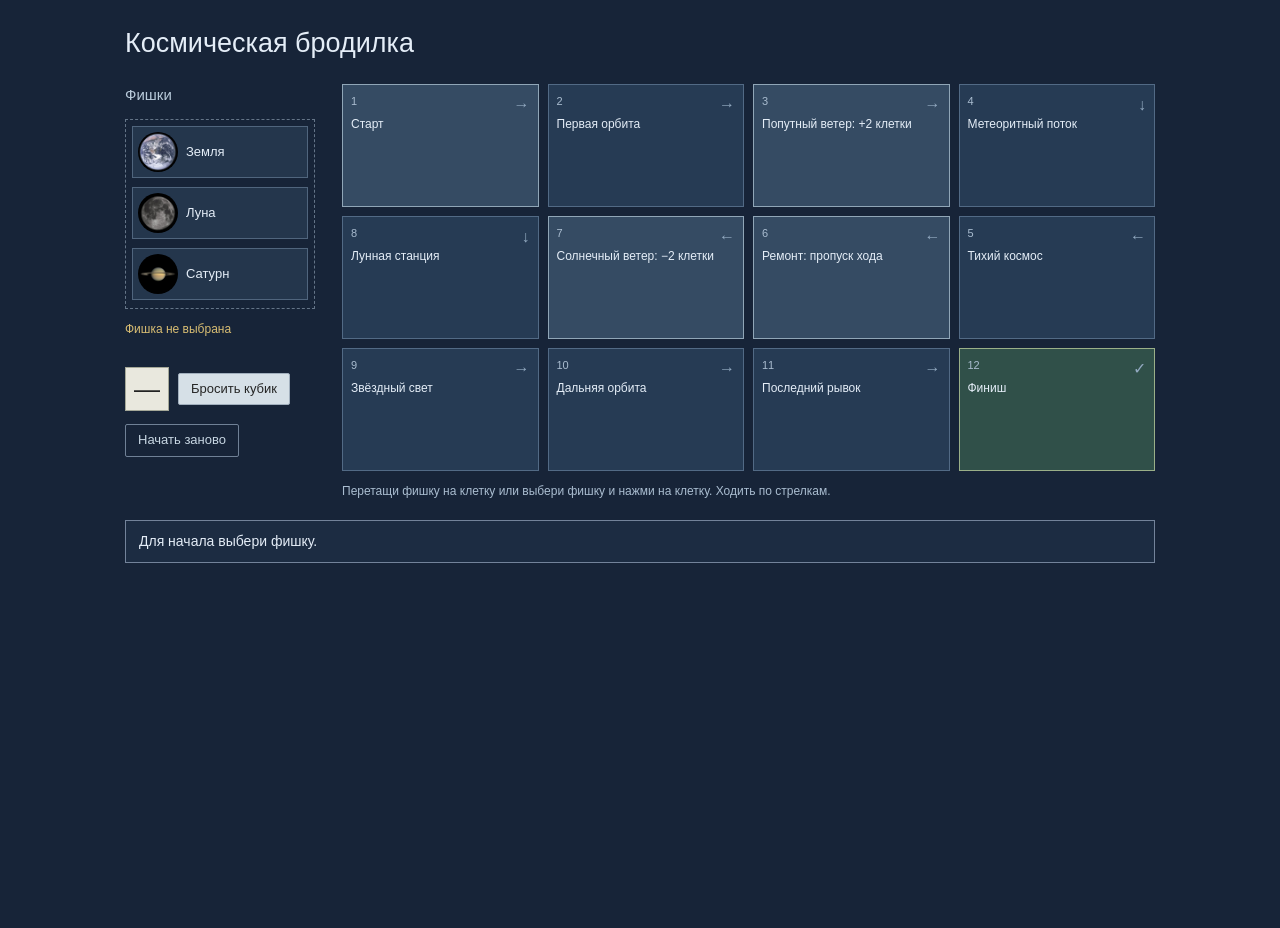
<file: index.html>
<!doctype html>
<html lang="ru">
  <head>
    <meta charset="utf-8" />
    <meta name="viewport" content="width=device-width, initial-scale=1" />
    <meta http-equiv="refresh" content="0; url=pr1/" />
    <title>Бродилка</title>
  </head>
  <body></body>
</html>
</file>
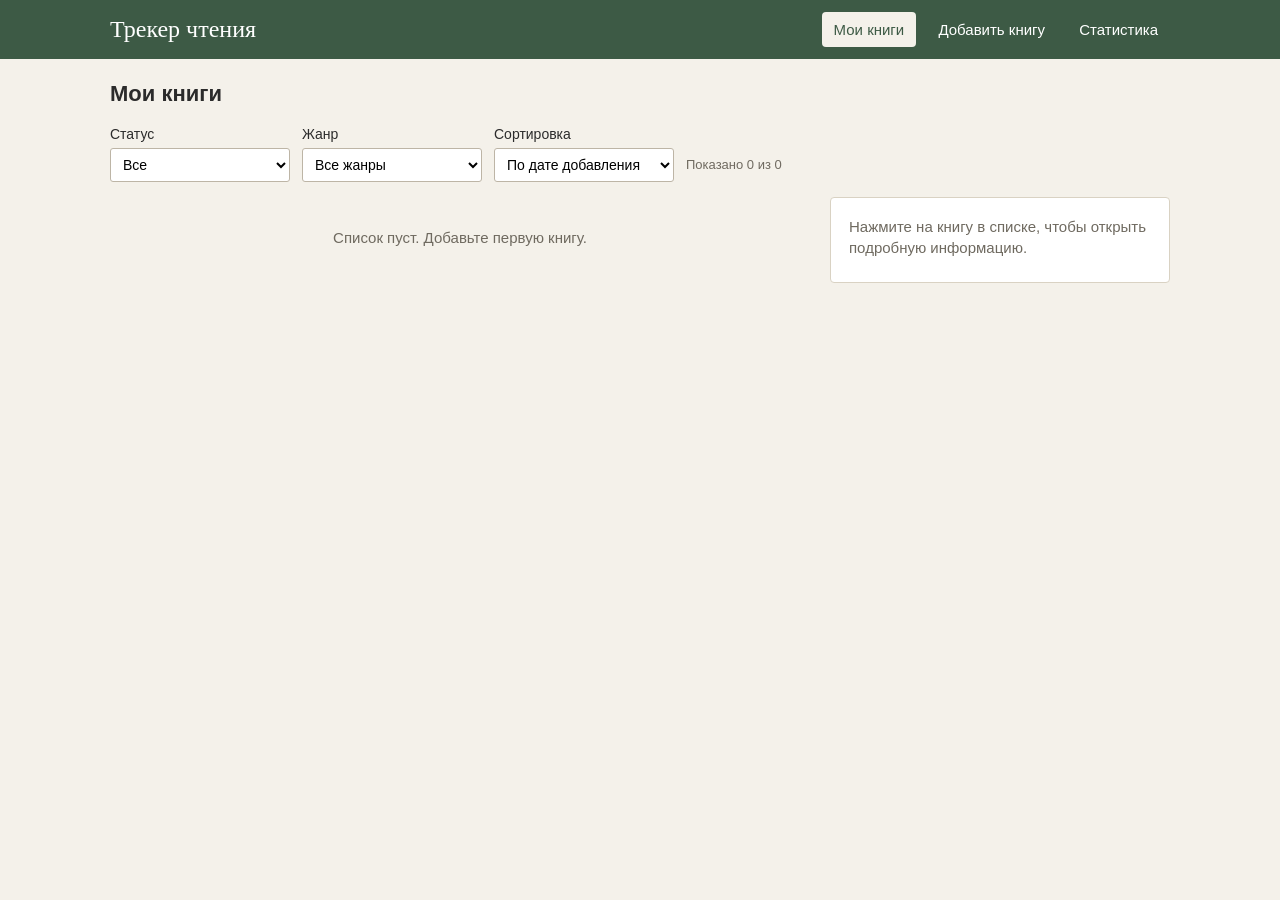
<file: final/index.html>
<!DOCTYPE html>
<html lang="ru">
<head>
    <meta charset="UTF-8">
    <meta name="viewport" content="width=device-width, initial-scale=1.0">
    <title>Трекер чтения книг</title>
    <link rel="stylesheet" href="style.css">
</head>
<body>
    <!-- шапка с навигацией по трём разделам -->
    <header class="header">
        <div class="header-inner">
            <div class="logo">Трекер чтения</div>
            <nav class="nav">
                <a href="#books">Мои книги</a>
                <a href="#add">Добавить книгу</a>
                <a href="#statistics">Статистика</a>
            </nav>
        </div>
    </header>

    <main>
        <p id="book-notice" class="notice"></p>

        <!-- раздел 1: список книг и подробная информация о выбранной книге -->
        <section id="books" class="section">
            <h2>Мои книги</h2>

            <div class="filters">
                <label>Статус
                    <select id="filter-status">
                        <option value="">Все</option>
                        <option value="reading">Читаю</option>
                        <option value="finished">Прочитано</option>
                        <option value="planned">Планирую</option>
                    </select>
                </label>
                <label>Жанр
                    <select id="filter-genre">
                        <option value="">Все жанры</option>
                    </select>
                </label>
                <label>Сортировка
                    <select id="sort">
                        <option value="added">По дате добавления</option>
                        <option value="title">По названию</option>
                        <option value="author">По автору</option>
                        <option value="rating">По оценке</option>
                    </select>
                </label>
                <span id="books-count" class="count"></span>
            </div>

            <div class="books-layout">
                <div>
                    <div id="book-list" class="book-list"></div>
                    <p id="books-empty" class="empty">Список пуст. Добавьте первую книгу.</p>
                </div>

                <div id="book-detail" class="detail">
                    <p id="detail-empty" class="muted">Нажмите на книгу в списке, чтобы открыть подробную информацию.</p>

                    <div id="detail-content" hidden>
                        <h3 id="detail-title"></h3>
                        <p id="detail-author" class="muted"></p>
                        <p><b>Жанр:</b> <span id="detail-genre"></span></p>
                        <p><b>Страниц:</b> <span id="detail-pages"></span></p>
                        <p><b>Оценка:</b> <span id="detail-rating"></span></p>
                        <p><b>Добавлена:</b> <span id="detail-added"></span></p>

                        <label for="detail-status-input">Статус</label>
                        <select id="detail-status-input">
                            <option value="planned">Планирую</option>
                            <option value="reading">Читаю</option>
                            <option value="finished">Прочитано</option>
                        </select>

                        <label for="progress-input">Прочитано страниц</label>
                        <input id="progress-input" type="text" inputmode="numeric">
                        <div id="progress-error" class="error"></div>
                        <div class="progress">
                            <div id="progress-bar" class="progress-fill"></div>
                        </div>
                        <p id="progress-text" class="small"></p>

                        <h4>Заметки</h4>
                        <textarea id="note" rows="4"></textarea>
                        <div id="note-error" class="error"></div>
                        <button id="save-note" type="button">Сохранить заметку</button>
                        <span id="note-draft" class="small"></span>

                        <h4>Любимые цитаты</h4>
                        <ul id="quote-list" class="quotes"></ul>
                        <form id="quote-form" novalidate>
                            <textarea id="quote" rows="2" placeholder="Текст цитаты"></textarea>
                            <div id="quote-error" class="error"></div>
                            <button type="submit" class="secondary">Добавить цитату</button>
                        </form>

                        <button id="delete-book" type="button" class="delete">Удалить книгу</button>
                    </div>
                </div>
            </div>
        </section>

        <!-- раздел 2: форма добавления книги -->
        <section id="add" class="section" hidden>
            <h2>Добавить книгу</h2>

            <form id="book-form" class="book-form" novalidate>
                <div class="field">
                    <label for="title">Название</label>
                    <input id="title" type="text" placeholder="Мастер и Маргарита">
                    <div id="title-error" class="error"></div>
                </div>
                <div class="field">
                    <label for="author">Автор</label>
                    <input id="author" type="text" placeholder="Михаил Булгаков">
                    <div id="author-error" class="error"></div>
                </div>
                <div class="field">
                    <label for="genre">Жанр</label>
                    <input id="genre" type="text" list="genres" placeholder="Роман">
                    <datalist id="genres">
                        <option value="Роман">
                        <option value="Повесть">
                        <option value="Фантастика">
                        <option value="Детектив">
                        <option value="Научпоп">
                        <option value="Поэзия">
                    </datalist>
                    <div id="genre-error" class="error"></div>
                </div>
                <div class="field">
                    <label for="pages">Количество страниц</label>
                    <input id="pages" type="text" inputmode="numeric" placeholder="480">
                    <div id="pages-error" class="error"></div>
                </div>
                <div class="field">
                    <label for="status">Статус</label>
                    <select id="status">
                        <option value="planned">Планирую</option>
                        <option value="reading">Читаю</option>
                        <option value="finished">Прочитано</option>
                    </select>
                    <div id="status-error" class="error"></div>
                </div>
                <div class="field">
                    <label for="rating">Оценка</label>
                    <select id="rating">
                        <option value="1">1</option>
                        <option value="2">2</option>
                        <option value="3" selected>3</option>
                        <option value="4">4</option>
                        <option value="5">5</option>
                    </select>
                    <div id="rating-error" class="error"></div>
                </div>
                <div class="field wide">
                    <label for="notes">Заметки</label>
                    <textarea id="notes" rows="3"></textarea>
                    <div id="notes-error" class="error"></div>
                </div>
                <div class="buttons wide">
                    <button type="submit">Добавить</button>
                    <button id="reset-book-form" type="button" class="secondary">Очистить</button>
                </div>
            </form>
        </section>

        <!-- раздел 3: статистика -->
        <section id="statistics" class="section" hidden>
            <h2>Статистика</h2>

            <div class="stats">
                <div class="stat">
                    <div class="stat-value" id="pages-total">0</div>
                    <div>прочитано страниц</div>
                </div>
                <div class="stat">
                    <div class="stat-value" id="books-year">0</div>
                    <div>книг прочитано за <span id="stats-year"></span> год</div>
                </div>
                <div class="stat">
                    <div class="stat-value" id="average-rating">—</div>
                    <div>средняя оценка</div>
                </div>
            </div>

            <h3>Книги по жанрам</h3>
            <div id="genre-chart" class="chart"></div>
            <p id="genre-empty" class="muted">Пока нет книг.</p>

            <h3>Общий прогресс</h3>
            <div class="progress">
                <div id="overall-progress" class="progress-fill"></div>
            </div>
            <p id="overall-text" class="small">0 из 0 страниц</p>
        </section>
    </main>

    <script src="app.js"></script>
</body>
</html>
</file>
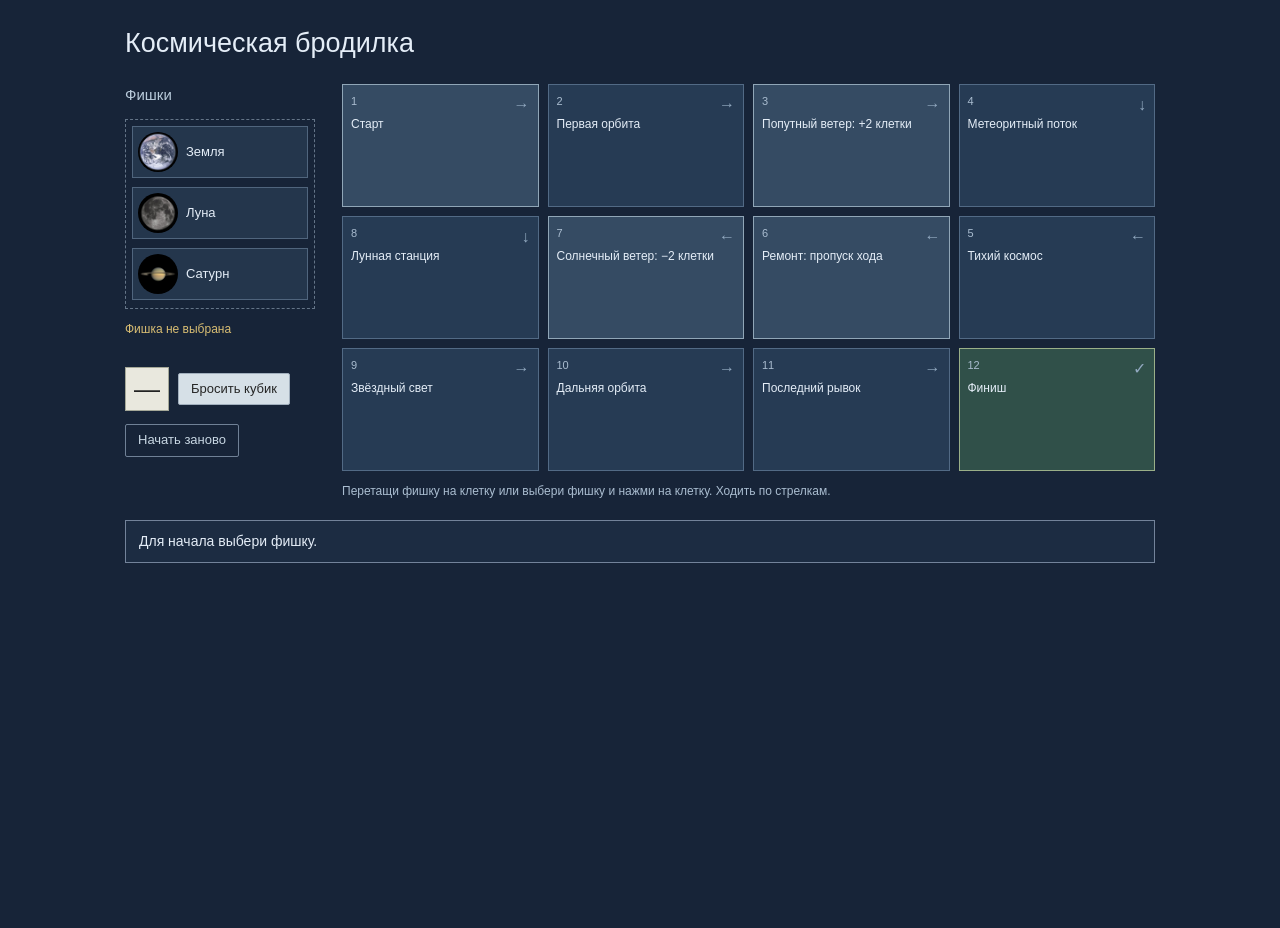
<file: pr1/index.html>
<!doctype html>
<html lang="ru">
  <head>
    <meta charset="utf-8" />
    <meta name="viewport" content="width=device-width, initial-scale=1" />
    <title>Космическая бродилка</title>
    <link rel="stylesheet" href="../practice.css" />
  </head>
  <body class="practice pr1">
    <main class="game">
      <h1>Космическая бродилка</h1>
      <div class="game-layout">
        <aside class="players">
          <h2>Фишки</h2>
          <div id="shelf" class="token-shelf" tabindex="0"></div>
          <p id="active-player" class="active-player"></p>
          <div class="dice-row">
            <div id="dice" class="dice">—</div>
            <button id="roll">Бросить кубик</button>
          </div>
          <button id="reset" class="reset">Начать заново</button>
        </aside>
        <section class="route">
          <div id="board" class="game-grid"></div>
          <p class="game-help">
            Перетащи фишку на клетку или выбери фишку и нажми на клетку. Ходить по стрелкам.
          </p>
        </section>
      </div>
      <p id="event" class="message">Для начала выбери фишку.</p>
    </main>
    <script src="app.js"></script>
  </body>
</html>
</file>
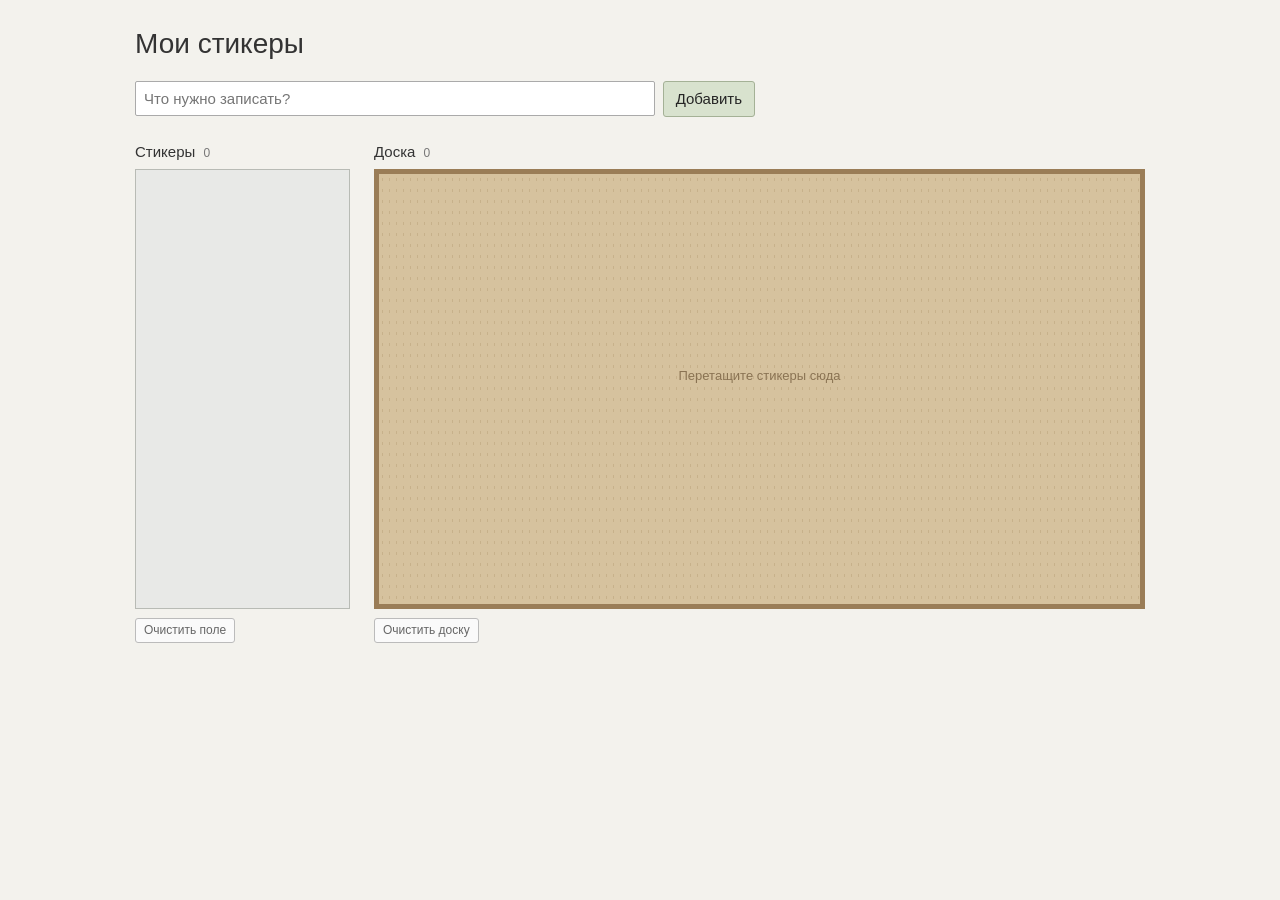
<file: pr3/index.html>
<!doctype html>
<html lang="ru">
  <head>
    <meta charset="utf-8" />
    <meta name="viewport" content="width=device-width, initial-scale=1" />
    <title>Стикеры</title>
    <link rel="stylesheet" href="../practice.css" />
  </head>
  <body class="practice pr3">
    <main class="notes">
      <h1>Мои стикеры</h1>
      <form id="sticker-form" class="add-note" novalidate>
        <input id="sticker-text" type="text" placeholder="Что нужно записать?" />
        <button type="submit">Добавить</button>
      </form>
      <div id="input-error" class="error"></div>
      <div class="notes-layout">
        <section>
          <h2>Стикеры <span id="tray-count" class="count">0</span></h2>
          <div id="tray" class="sticker-tray"></div>
          <button id="clear-tray" class="clear">Очистить поле</button>
        </section>
        <section>
          <h2>Доска <span id="board-count" class="count">0</span></h2>
          <div id="pinboard" class="pinboard">
            <div id="board-placeholder" class="pinboard-caption">Перетащите стикеры сюда</div>
          </div>
          <button id="clear-board" class="clear">Очистить доску</button>
        </section>
      </div>
    </main>
    <script src="app.js"></script>
  </body>
</html>
</file>
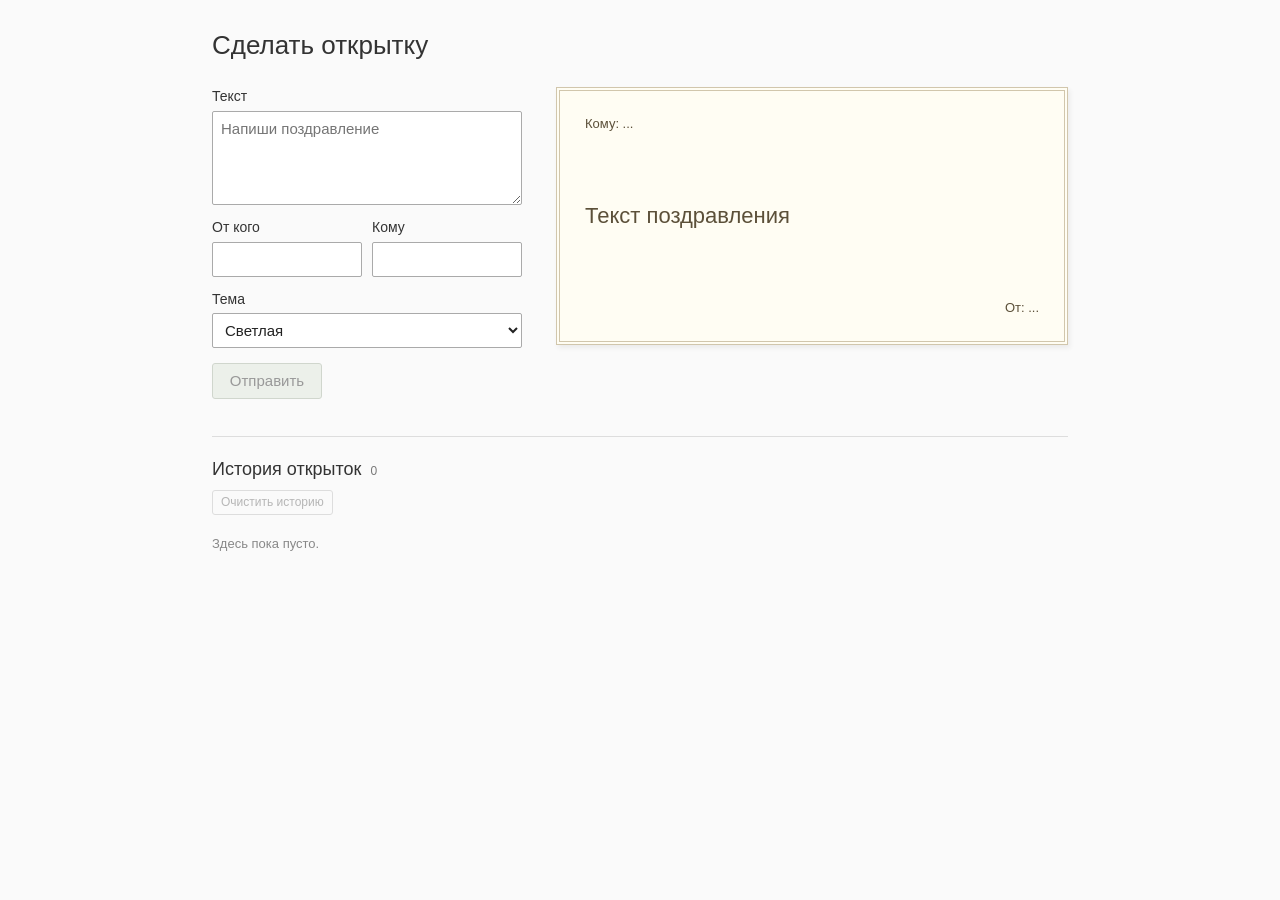
<file: pr4/index.html>
<!doctype html>
<html lang="ru">
  <head>
    <meta charset="utf-8" />
    <meta name="viewport" content="width=device-width, initial-scale=1" />
    <title>Открытки</title>
    <link rel="stylesheet" href="../practice.css" />
  </head>
  <body class="practice pr4">
    <main class="cards-page">
      <h1>Сделать открытку</h1>
      <div class="card-maker">
        <form id="card-form" novalidate>
          <label for="card-text">Текст</label>
          <textarea id="card-text" rows="4" placeholder="Напиши поздравление"></textarea>
          <div class="names-row">
            <div>
              <label for="card-from">От кого</label>
              <input id="card-from" type="text" />
            </div>
            <div>
              <label for="card-to">Кому</label>
              <input id="card-to" type="text" />
            </div>
          </div>
          <label for="card-theme">Тема</label>
          <select id="card-theme">
            <option value="linen">Светлая</option>
            <option value="night">Ночная</option>
            <option value="sunset">Розовая</option>
            <option value="garden">Весенняя</option>
            <option value="winter">Новогодняя</option>
          </select>
          <button id="send" type="submit" disabled>Отправить</button>
          <p id="card-status" class="status-line"></p>
        </form>
        <div id="preview" class="postcard theme-linen">
          <small id="preview-to">Кому: ...</small>
          <p id="preview-text">Текст поздравления</p>
          <small id="preview-from">От: ...</small>
        </div>
      </div>
      <section class="saved-cards">
        <h2>История открыток <span id="history-count" class="count">0</span></h2>
        <button id="clear-history" class="clear">Очистить историю</button>
        <div id="history" class="postcard-history"></div>
        <p id="history-empty">Здесь пока пусто.</p>
      </section>
    </main>
    <script src="app.js"></script>
  </body>
</html>
</file>
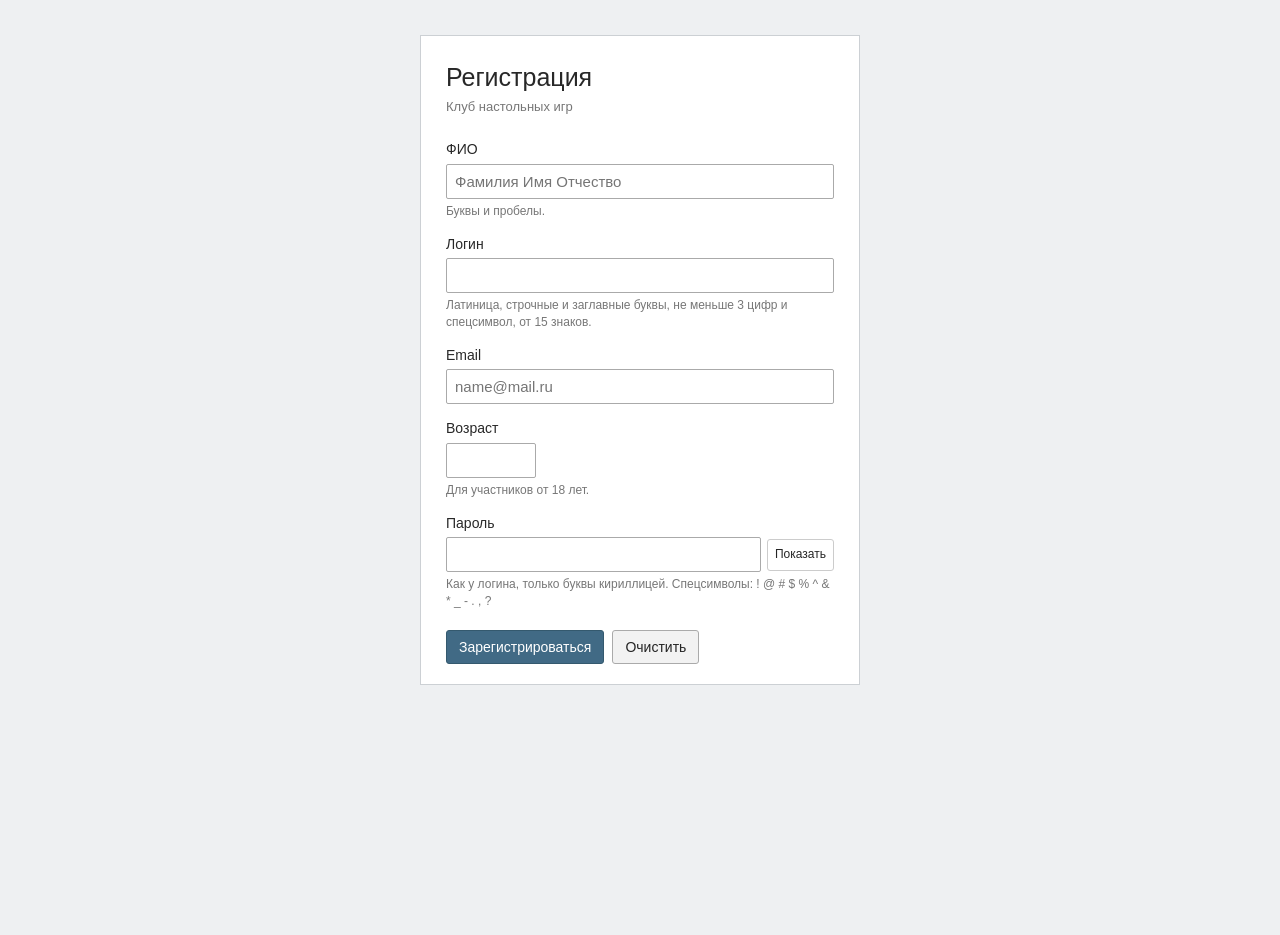
<file: pr2/validation.html>
<!doctype html>
<html lang="ru">
  <head>
    <meta charset="utf-8" />
    <meta name="viewport" content="width=device-width, initial-scale=1" />
    <title>Регистрация</title>
    <link rel="stylesheet" href="../practice.css" />
  </head>
  <body class="practice pr2">
    <main class="registration">
      <h1>Регистрация</h1>
      <p class="club">Клуб настольных игр</p>
      <!-- novalidate отключает встроенную проверку браузера, проверяет app.js -->
      <form id="registration" novalidate>
        <div class="field">
          <label for="fullName">ФИО</label>
          <input id="fullName" type="text" autocomplete="name" placeholder="Фамилия Имя Отчество" />
          <small>Буквы и пробелы.</small>
          <div id="fullName-error" class="error"></div>
        </div>
        <div class="field">
          <label for="login">Логин</label>
          <input id="login" type="text" autocomplete="username" />
          <small>Латиница, строчные и заглавные буквы, не меньше 3 цифр и спецсимвол, от 15 знаков.</small>
          <div id="login-error" class="error"></div>
        </div>
        <div class="field">
          <label for="email">Email</label>
          <input id="email" type="text" autocomplete="email" placeholder="name@mail.ru" />
          <div id="email-error" class="error"></div>
        </div>
        <div class="field">
          <label for="age">Возраст</label>
          <input id="age" class="age" type="text" inputmode="numeric" />
          <small>Для участников от 18 лет.</small>
          <div id="age-error" class="error"></div>
        </div>
        <div class="field">
          <label for="password">Пароль</label>
          <div class="password-line">
            <input id="password" type="password" autocomplete="new-password" />
            <button type="button" id="show-password">Показать</button>
          </div>
          <small>Как у логина, только буквы кириллицей. Спецсимволы: ! @ # $ % ^ &amp; * _ - . , ?</small>
          <div id="password-error" class="error"></div>
        </div>
        <div class="form-buttons">
          <button type="submit" class="submit">Зарегистрироваться</button>
          <button type="button" id="reset-registration">Очистить</button>
        </div>
        <p id="result" class="status-line"></p>
      </form>
    </main>
    <script src="app.js"></script>
  </body>
</html>
</file>
<file: final/style.css>
* {
    box-sizing: border-box;
}

body {
    margin: 0;
    font-family: Arial, Helvetica, sans-serif;
    font-size: 15px;
    line-height: 1.4;
    color: #2b2b2b;
    background: #f4f1ea;
}

h2 {
    margin: 0 0 15px;
    font-size: 22px;
}

h3 {
    margin: 25px 0 10px;
    font-size: 17px;
}

h4 {
    margin: 20px 0 6px;
    font-size: 15px;
}

p {
    margin: 0 0 6px;
}

.muted {
    color: #6f6a60;
}

.small {
    font-size: 13px;
    color: #6f6a60;
}

/* шапка */
.header {
    background: #3d5a45;
    color: #fff;
}

.header-inner {
    max-width: 1100px;
    margin: 0 auto;
    padding: 12px 20px;
    display: flex;
    align-items: center;
    justify-content: space-between;
    flex-wrap: wrap;
    gap: 10px;
}

.logo {
    font-family: Georgia, 'Times New Roman', serif;
    font-size: 24px;
}

.nav a {
    display: inline-block;
    margin-left: 6px;
    padding: 7px 12px;
    color: #fff;
    text-decoration: none;
    border-radius: 4px;
}

.nav a:hover {
    background: rgba(255, 255, 255, 0.12);
}

.nav a.active {
    background: #f4f1ea;
    color: #3d5a45;
}

main {
    max-width: 1100px;
    margin: 0 auto;
    padding: 20px;
}

/* элементы форм */
label {
    display: block;
    margin: 12px 0 4px;
    font-size: 14px;
}

input,
select,
textarea {
    width: 100%;
    padding: 7px 8px;
    font: inherit;
    border: 1px solid #bdb5a6;
    border-radius: 3px;
    background: #fff;
}

textarea {
    resize: vertical;
}

input.invalid,
textarea.invalid {
    border-color: #b03a2e;
    background: #fdf3f2;
}

.error {
    color: #b03a2e;
    font-size: 13px;
    margin-top: 3px;
}

button {
    padding: 8px 14px;
    font: inherit;
    color: #fff;
    background: #3d5a45;
    border: 1px solid #3d5a45;
    border-radius: 4px;
    cursor: pointer;
}

button:hover {
    background: #2f4836;
}

button.secondary {
    color: #2b2b2b;
    background: #fff;
    border-color: #bdb5a6;
}

button.secondary:hover {
    background: #eee9df;
}

button.delete {
    margin-top: 25px;
    color: #b03a2e;
    background: #fff;
    border-color: #d9a8a2;
}

button.delete:hover {
    background: #fdf3f2;
}

.notice {
    margin: 0 0 15px;
    padding: 8px 12px;
    background: #e3eedf;
    border-left: 4px solid #3d5a45;
}

.notice:empty {
    display: none;
}

/* список книг */
.filters {
    display: flex;
    flex-wrap: wrap;
    align-items: flex-end;
    gap: 12px;
    margin-bottom: 15px;
}

.filters label {
    margin: 0;
    width: 180px;
}

.filters select {
    margin-top: 4px;
}

.count {
    padding-bottom: 8px;
    font-size: 13px;
    color: #6f6a60;
}

.books-layout {
    display: grid;
    grid-template-columns: 1fr 340px;
    gap: 20px;
    align-items: start;
}

.book-list {
    display: grid;
    grid-template-columns: repeat(auto-fill, minmax(170px, 1fr));
    gap: 15px;
}

.book-card {
    background: #fff;
    border: 1px solid #d9d2c3;
    border-radius: 4px;
    cursor: pointer;
    overflow: hidden;
}

.book-card:hover {
    border-color: #8c8576;
}

.book-card.selected {
    border: 2px solid #3d5a45;
}

/* обложка рисуется блоком с цветом, названием и автором */
.cover {
    height: 150px;
    padding: 12px;
    display: flex;
    flex-direction: column;
    justify-content: space-between;
    color: #fbf7ee;
    border-left: 7px solid rgba(0, 0, 0, 0.25);
    overflow: hidden;
    overflow-wrap: anywhere;
}

.cover-title {
    font-family: Georgia, 'Times New Roman', serif;
    font-size: 17px;
    line-height: 1.2;
}

.cover-author {
    font-size: 13px;
}

.cover-0 { background: #8c5a3c; }
.cover-1 { background: #3f6e6a; }
.cover-2 { background: #6b4f7a; }
.cover-3 { background: #a0703a; }
.cover-4 { background: #46607e; }

.card-info {
    padding: 8px 10px 10px;
    font-size: 13px;
}

.card-info p {
    margin-bottom: 4px;
    overflow-wrap: anywhere;
}

.stars {
    color: #d19a1e;
    letter-spacing: 1px;
}

.status {
    font-weight: bold;
}

.status-planned { color: #5d6f82; }
.status-reading { color: #b5761c; }
.status-finished { color: #3d7a4f; }

.empty {
    padding: 30px 10px;
    text-align: center;
    color: #6f6a60;
}

/* подробная информация о книге */
.detail {
    background: #fff;
    border: 1px solid #d9d2c3;
    border-radius: 4px;
    padding: 18px;
}

.detail h3 {
    margin-top: 0;
    font-family: Georgia, 'Times New Roman', serif;
    font-size: 20px;
    overflow-wrap: anywhere;
}

.progress {
    height: 10px;
    margin-top: 10px;
    background: #e4ddcf;
    border-radius: 5px;
    overflow: hidden;
}

.progress-fill {
    width: 0;
    height: 100%;
    background: #3d5a45;
}

.card-info .progress {
    height: 5px;
    margin-top: 6px;
}

.quotes {
    margin: 0 0 10px;
    padding: 0;
    list-style: none;
}

.quotes li {
    display: flex;
    gap: 8px;
    padding: 6px 0;
    border-bottom: 1px solid #e4ddcf;
    font-style: italic;
    overflow-wrap: anywhere;
}

.quotes li span {
    flex: 1;
}

.quotes li button {
    padding: 0 6px;
    color: #b03a2e;
    background: none;
    border: none;
    font-style: normal;
}

#quote-form button {
    margin-top: 6px;
}

/* форма добавления */
.book-form {
    display: grid;
    grid-template-columns: 1fr 1fr;
    gap: 0 20px;
    max-width: 750px;
    background: #fff;
    border: 1px solid #d9d2c3;
    border-radius: 4px;
    padding: 5px 20px 20px;
}

.wide {
    grid-column: 1 / -1;
}

.buttons {
    margin-top: 15px;
}

/* статистика */
.stats {
    display: flex;
    flex-wrap: wrap;
    gap: 15px;
}

.stat {
    flex: 1;
    min-width: 180px;
    padding: 15px;
    background: #fff;
    border: 1px solid #d9d2c3;
    border-radius: 4px;
}

.stat-value {
    font-size: 28px;
    font-weight: bold;
    color: #3d5a45;
}

.chart {
    max-width: 650px;
}

.chart-row {
    display: flex;
    align-items: center;
    gap: 10px;
    margin-bottom: 8px;
}

.chart-name {
    width: 140px;
    overflow-wrap: anywhere;
}

.chart-bar {
    flex: 1;
    height: 16px;
    background: #e4ddcf;
}

.chart-fill {
    height: 100%;
    background: #a0703a;
}

.chart-count {
    width: 30px;
    text-align: right;
}

#statistics .progress {
    max-width: 650px;
}

/* узкие экраны */
@media (max-width: 800px) {
    .books-layout {
        grid-template-columns: 1fr;
    }
}

@media (max-width: 600px) {
    main {
        padding: 15px;
    }

    .nav a {
        margin: 0 4px 0 0;
    }

    .filters label {
        width: 100%;
    }

    .book-list {
        grid-template-columns: 1fr 1fr;
        gap: 10px;
    }

    .book-form {
        grid-template-columns: 1fr;
        padding: 5px 15px 15px;
    }

    .chart-name {
        width: 100px;
    }
}
</file>
<file: practice.css>
/* Основные элементы форм без наследования жирного начертания от label. */
* {
  box-sizing: border-box;
}
body {
  margin: 0;
  font-family: Arial, sans-serif;
  font-size: 15px;
  font-weight: 400;
  line-height: 1.4;
}
button,
input,
textarea,
select {
  font-family: Arial, sans-serif;
  font-size: 15px;
  font-weight: 400;
  line-height: 1.3;
}
button {
  padding: 7px 12px;
  cursor: pointer;
  border: 1px solid #aaa;
  border-radius: 3px;
  background: #f2f2f2;
  color: #252525;
}
button:hover:not(:disabled) {
  background: #e7e7e7;
}
button:disabled {
  cursor: default;
  opacity: 0.45;
}
input,
textarea,
select {
  min-width: 0;
  max-width: 100%;
  padding: 7px 8px;
  border: 1px solid #aaa;
  border-radius: 2px;
  background: white;
  color: #222;
}
input,
select {
  height: 35px;
}
textarea {
  resize: vertical;
}
input:focus,
textarea:focus,
select:focus {
  outline: 2px solid #8ba5b3;
  outline-offset: 1px;
}
button:focus-visible,
[tabindex]:focus-visible {
  outline: 2px solid #8ba5b3;
  outline-offset: 3px;
}
h1,
h2,
p {
  margin-top: 0;
}
h1 {
  font-size: 27px;
  font-weight: 400;
}
h2 {
  font-size: 17px;
  font-weight: 400;
}
a {
  color: #326079;
}
a:hover {
  color: #173b50;
}
.count {
  font-size: 12px;
  color: #777;
  margin-left: 4px;
  font-weight: 400;
}
.error {
  font-size: 12px;
  color: #a52f2f;
  margin-top: 4px;
}
.error:empty {
  display: none;
}
.status-line {
  font-size: 13px;
  color: #3e704b;
  margin: 12px 0 0;
}
.status-line:empty {
  display: none;
}
[aria-invalid='true'] {
  border-color: #b85a4c;
}

/* Бродилка */
.pr1 {
  min-height: 100vh;
  background: #172438;
  color: #e4edf7;
  font-family: Tahoma, Arial, sans-serif;
}
.game {
  max-width: 1070px;
  margin: 28px auto;
  padding: 0 20px 24px;
}
.game h1 {
  font:
    400 27px Tahoma,
    Arial,
    sans-serif;
  margin-bottom: 25px;
}
.game-layout {
  display: grid;
  grid-template-columns: 190px minmax(0, 1fr);
  gap: 27px;
  align-items: start;
}
.players h2 {
  font-size: 15px;
  margin-bottom: 14px;
  color: #b8cada;
}
.token-shelf {
  display: flex;
  flex-direction: column;
  gap: 9px;
  min-height: 190px;
  padding: 6px;
  border: 1px dashed #647487;
}
.token-shelf:empty:before {
  content: 'Фишки можно вернуть сюда';
  color: #a7b8cb;
  font-size: 12px;
  padding: 10px 5px;
}
.token {
  display: flex;
  gap: 8px;
  align-items: center;
  padding: 5px;
  background: #24364c;
  border: 1px solid #50657d;
  cursor: grab;
  font-size: 13px;
  font-weight: 400;
}
.token img {
  width: 40px;
  height: 40px;
  border-radius: 50%;
  object-fit: cover;
  pointer-events: none;
}
.token.selected {
  outline: 2px solid #d9be73;
}
.active-player {
  font-size: 12px;
  min-height: 34px;
  margin: 12px 0;
  color: #d9be73;
}
.dice-row {
  display: flex;
  align-items: center;
  gap: 9px;
  margin-bottom: 13px;
}
.dice {
  width: 44px;
  height: 44px;
  flex: none;
  display: grid;
  place-items: center;
  background: #e9e8de;
  color: #222;
  font-size: 26px;
  border: 1px solid #a5a898;
}
.game button {
  font-size: 13px;
  background: #d6e0e7;
  border-color: #a1afbd;
  border-radius: 2px;
}
.game button:hover:not(:disabled) {
  background: #edf3f8;
}
.game .reset {
  background: transparent;
  border-color: #708196;
  color: #c8d7e3;
}
.game .reset:hover {
  background: #24364c;
}
.game-grid {
  display: grid;
  grid-template-columns: repeat(4, minmax(0, 1fr));
  gap: 9px;
}
.cell {
  min-height: 123px;
  padding: 9px 8px;
  background: #263b54;
  border: 1px solid #526a85;
  cursor: pointer;
}
.cell.special {
  background: #354b63;
  border-color: #90a6b7;
}
.cell.goal {
  background: #305049;
  border-color: #9aaf88;
}
.cell-number {
  display: block;
  color: #aabdd0;
  font-size: 11px;
  margin-bottom: 8px;
}
.cell strong {
  display: block;
  font-size: 12px;
  font-weight: 400;
  line-height: 1.25;
  overflow-wrap: anywhere;
}
.tokens {
  display: flex;
  flex-wrap: wrap;
  gap: 4px;
  margin-top: 9px;
}
.cell .token {
  padding: 2px;
  font-size: 10px;
}
.cell .token img {
  width: 23px;
  height: 23px;
}
.cell .token span {
  max-width: 48px;
  overflow-wrap: anywhere;
}
.cell-number:after {
  content: '→';
  float: right;
  font-size: 16px;
  color: #92a9c0;
}
[data-cell='4'] {
  grid-row: 2;
  grid-column: 4;
}
[data-cell='5'] {
  grid-row: 2;
  grid-column: 3;
}
[data-cell='6'] {
  grid-row: 2;
  grid-column: 2;
}
[data-cell='7'] {
  grid-row: 2;
  grid-column: 1;
}
[data-cell='8'] {
  grid-row: 3;
  grid-column: 1;
}
[data-cell='9'] {
  grid-row: 3;
  grid-column: 2;
}
[data-cell='10'] {
  grid-row: 3;
  grid-column: 3;
}
[data-cell='11'] {
  grid-row: 3;
  grid-column: 4;
}
[data-cell='3'] .cell-number:after,
[data-cell='7'] .cell-number:after {
  content: '↓';
}
[data-cell='4'] .cell-number:after,
[data-cell='5'] .cell-number:after,
[data-cell='6'] .cell-number:after {
  content: '←';
}
[data-cell='11'] .cell-number:after {
  content: '✓';
}
.game-help {
  font-size: 12px;
  color: #aabdd0;
  margin: 12px 0 0;
}
.message {
  min-height: 43px;
  margin: 20px 0 0;
  padding: 11px 13px;
  border: 1px solid #73839a;
  font-size: 14px;
  background: #1c2c42;
}
.drag-over {
  outline: 2px dashed #779d83;
  outline-offset: -4px;
}

/* Регистрация */
.pr2 {
  background: #eef0f2;
  color: #282828;
  min-height: 100vh;
}
.registration {
  width: 440px;
  max-width: calc(100% - 28px);
  margin: 35px auto;
  padding: 24px 25px 20px;
  background: #fff;
  border: 1px solid #ccd0d4;
}
.registration h1 {
  font-size: 25px;
  margin: 0 0 3px;
}
.club {
  color: #777;
  font-size: 13px;
  margin-bottom: 24px;
}
.field {
  margin-bottom: 15px;
}
.field label {
  display: block;
  margin-bottom: 4px;
  font-size: 14px;
  font-weight: 400;
}
.field input {
  display: block;
  width: 100%;
  font-weight: 400;
}
.field input.age {
  width: 90px;
}
.field small {
  display: block;
  font-size: 12px;
  color: #777;
  line-height: 1.4;
  margin-top: 4px;
}
.password-line {
  display: flex;
  gap: 6px;
  align-items: center;
}
.password-line input {
  flex: 1;
  width: 0;
}
.password-line button {
  font-size: 12px;
  padding: 5px 7px;
  height: 32px;
  flex: none;
  background: #fff;
  border-color: #ccc;
}
.form-buttons {
  display: flex;
  flex-wrap: wrap;
  gap: 8px;
  margin-top: 20px;
}
.form-buttons button {
  font-size: 14px;
}
.form-buttons .submit {
  background: #416a85;
  border-color: #34596e;
  color: white;
}
.form-buttons .submit:hover {
  background: #355d76;
}

/* Стикеры */
.pr3 {
  background: #f3f2ed;
  color: #333;
}
.notes {
  max-width: 1050px;
  margin: 24px auto;
  padding: 0 20px 25px;
}
.notes h1 {
  font-size: 28px;
  margin-bottom: 18px;
}
.add-note {
  display: flex;
  gap: 8px;
  max-width: 620px;
  margin-bottom: 5px;
}
.add-note input {
  flex: 1;
  width: 0;
}
.add-note button {
  background: #d8e2ce;
  border-color: #a4b196;
}
.notes-layout {
  display: grid;
  grid-template-columns: 215px minmax(0, 1fr);
  gap: 24px;
  margin-top: 24px;
}
.notes-layout > * {
  min-width: 0;
}
.notes h2 {
  font-size: 15px;
  margin-bottom: 7px;
}
.sticker-tray {
  display: flex;
  flex-direction: column;
  gap: 12px;
  padding: 12px;
  min-height: 440px;
  background: #e8e9e7;
  border: 1px solid #b8bbb5;
}
.pinboard {
  height: 440px;
  position: relative;
  overflow: hidden;
  border: 5px solid #9a7d57;
  background: #d6c29e;
  background-image: radial-gradient(#a88f6455 0.7px, transparent 1px);
  background-size: 7px 11px;
}
.pinboard-caption {
  position: absolute;
  inset: 45% 12% auto;
  text-align: center;
  font-size: 13px;
  color: #8a7353;
  pointer-events: none;
}
.sticker {
  position: relative;
  flex: none;
  width: 165px;
  min-height: 105px;
  max-height: 320px;
  padding: 25px 11px 13px;
  border: none;
  box-shadow: 1px 3px 4px #544c3730;
  color: #3d392f;
  font-size: 14px;
  line-height: 1.5;
  white-space: pre-wrap;
  overflow-wrap: anywhere;
  overflow: auto;
  cursor: grab;
}
.sticker button {
  position: absolute;
  top: 1px;
  right: 4px;
  background: transparent;
  border: none;
  padding: 0 4px;
  color: #736c57;
  font-size: 18px;
  line-height: 1.2;
}
.pinboard .sticker {
  position: absolute;
  user-select: none;
  touch-action: none;
}
.clear {
  font-size: 12px;
  padding: 4px 8px;
  margin-top: 9px;
  color: #666;
  background: #fafafa;
  border-color: #bbb;
}

/* Открытки */
.pr4 {
  background: #fafafa;
  color: #333;
}
.cards-page {
  max-width: 900px;
  margin: 27px auto;
  padding: 0 22px 30px;
}
.cards-page h1 {
  font-size: 26px;
  margin-bottom: 24px;
}
.card-maker {
  display: grid;
  grid-template-columns: 310px minmax(0, 1fr);
  gap: 34px;
  align-items: start;
}
#card-form label {
  display: block;
  font-size: 14px;
  margin-bottom: 4px;
  font-weight: 400;
}
#card-form input,
#card-form textarea,
#card-form select {
  width: 100%;
  font-weight: 400;
}
#card-form textarea {
  display: block;
  min-height: 90px;
  margin-bottom: 13px;
}
.names-row {
  display: grid;
  grid-template-columns: 1fr 1fr;
  gap: 10px;
  margin-bottom: 13px;
}
.names-row > div {
  min-width: 0;
}
#card-theme {
  margin-bottom: 15px;
}
#send {
  background: #dde5d8;
  border-color: #9fac98;
  min-width: 110px;
}
#send:hover:not(:disabled) {
  background: #ccd8c6;
}
.postcard {
  position: relative;
  min-height: 258px;
  padding: 24px 25px;
  display: flex;
  flex-direction: column;
  justify-content: space-between;
  overflow: hidden;
  overflow-wrap: anywhere;
  border: 1px solid #cfcfcf;
  box-shadow: 2px 3px 5px #00000010;
}
.postcard small {
  font-size: 13px;
  position: relative;
  z-index: 1;
}
.postcard p {
  font-size: 22px;
  line-height: 1.45;
  font-weight: 400;
  white-space: pre-wrap;
  margin: 24px 0;
  position: relative;
  z-index: 1;
}
.postcard small:last-child {
  text-align: right;
}
.postcard small:first-child {
  padding-right: 110px;
}
/* Темы открытки. Украшения рисуются псевдоэлементом в правом верхнем углу */
.postcard:before {
  position: absolute;
  right: 20px;
  top: 10px;
  font-size: 30px;
  letter-spacing: 8px;
}
.theme-linen {
  background: #fffdf3;
  color: #5c5039;
  border: 4px double #d1c6ac;
}
.theme-night {
  background: linear-gradient(160deg, #1f2b40, #3b4f72);
  color: #f5f1e4;
  border-color: #1f2b40;
}
.theme-night:before {
  content: '☾ ✦';
  color: #e9d98f;
}
.theme-sunset {
  background: linear-gradient(135deg, #fbe3d6, #f3c1c6);
  color: #7b4548;
  border-color: #e6a9ad;
}
.theme-sunset:before {
  content: '♥';
  color: #e08a93;
}
.theme-garden {
  background: linear-gradient(180deg, #f1f6e6, #d7e7c4);
  color: #466044;
  border-color: #acb994;
}
.theme-garden:before {
  content: '✿ ❀';
  color: #e2a3b5;
}
.theme-winter {
  background: linear-gradient(180deg, #eaf3fb, #cfe2f1);
  color: #3f5f74;
  border-color: #b0c4d5;
}
.theme-winter:before {
  content: '❄ ❅ ❆';
  color: #8fb3cf;
}
.saved-cards {
  margin-top: 37px;
  border-top: 1px solid #ddd;
  padding-top: 20px;
}
.saved-cards h2 {
  font-size: 18px;
  margin: 0 0 4px;
}
.saved-cards .clear {
  margin: 4px 0 20px;
}
.postcard-history {
  display: flex;
  flex-direction: column;
  gap: 22px;
  max-width: 610px;
}
.history-item .postcard {
  min-height: 190px;
}
.history-item .postcard p {
  font-size: 20px;
}
.history-item > button {
  margin-top: 5px;
  padding: 3px 8px;
  background: transparent;
  border-color: #ddd;
  color: #8d5d5d;
  font-size: 12px;
}
#history-empty {
  color: #888;
  font-size: 13px;
}
@media (max-width: 760px) {
  .game-layout {
    grid-template-columns: 1fr;
  }
  .players {
    display: grid;
    grid-template-columns: minmax(0, 1fr) minmax(0, 1fr);
    gap: 8px 15px;
    align-items: center;
  }
  .players h2 {
    grid-column: 1/-1;
    margin-bottom: 0;
  }
  .token-shelf {
    grid-column: 1/-1;
    flex-direction: row;
    min-height: 0;
    gap: 8px;
  }
  .token-shelf > .token {
    flex: 1;
    justify-content: center;
  }
  .active-player {
    grid-column: 1/-1;
    margin: 3px 0;
    min-height: 0;
  }
  .dice-row {
    margin: 0;
  }
  .players .reset {
    justify-self: end;
  }
  .game-grid {
    gap: 6px;
  }
  .cell {
    min-height: 125px;
  }
  .cell .token span {
    display: none;
  }
  .notes-layout {
    grid-template-columns: 180px minmax(0, 1fr);
    gap: 14px;
  }
  .sticker {
    width: 150px;
  }
  .sticker-tray {
    padding: 9px;
  }
  .card-maker {
    grid-template-columns: 1fr;
    gap: 25px;
  }
  .card-maker > #preview {
    max-width: 520px;
  }
  .cards-page {
    max-width: 620px;
  }
}
@media (max-width: 520px) {
  .game {
    padding: 0 12px 20px;
    margin-top: 18px;
  }
  .game h1 {
    font-size: 24px;
    margin-bottom: 17px;
  }
  .token-shelf .token {
    flex-direction: column;
    padding: 5px 3px;
    font-size: 12px;
  }
  .token img {
    width: 37px;
    height: 37px;
  }
  .cell {
    padding: 7px 5px;
    min-height: 122px;
  }
  .cell strong {
    font-size: 10px;
  }
  .cell-number {
    margin-bottom: 6px;
  }
  .game-help {
    font-size: 11px;
  }
  .message {
    font-size: 13px;
  }
  .game button {
    font-size: 12px;
    padding: 7px;
  }
  .dice {
    width: 35px;
    height: 35px;
    font-size: 23px;
  }
  .dice-row {
    gap: 6px;
  }
  .registration {
    margin: 18px auto;
    padding: 20px 18px;
  }
  .notes {
    padding: 0 13px 20px;
    margin-top: 20px;
  }
  .notes-layout {
    grid-template-columns: 1fr;
    gap: 20px;
    margin-top: 19px;
  }
  .sticker-tray {
    min-height: 135px;
    flex-direction: row;
    flex-wrap: wrap;
  }
  .pinboard {
    height: 390px;
  }
  .notes h1 {
    font-size: 25px;
  }
  .cards-page {
    padding: 0 16px 25px;
    margin-top: 20px;
  }
  .cards-page h1 {
    font-size: 24px;
  }
  .postcard {
    min-height: 235px;
    padding: 22px 20px;
  }
  .postcard p {
    font-size: 21px;
  }
  .saved-cards {
    margin-top: 28px;
  }
}
</file>
